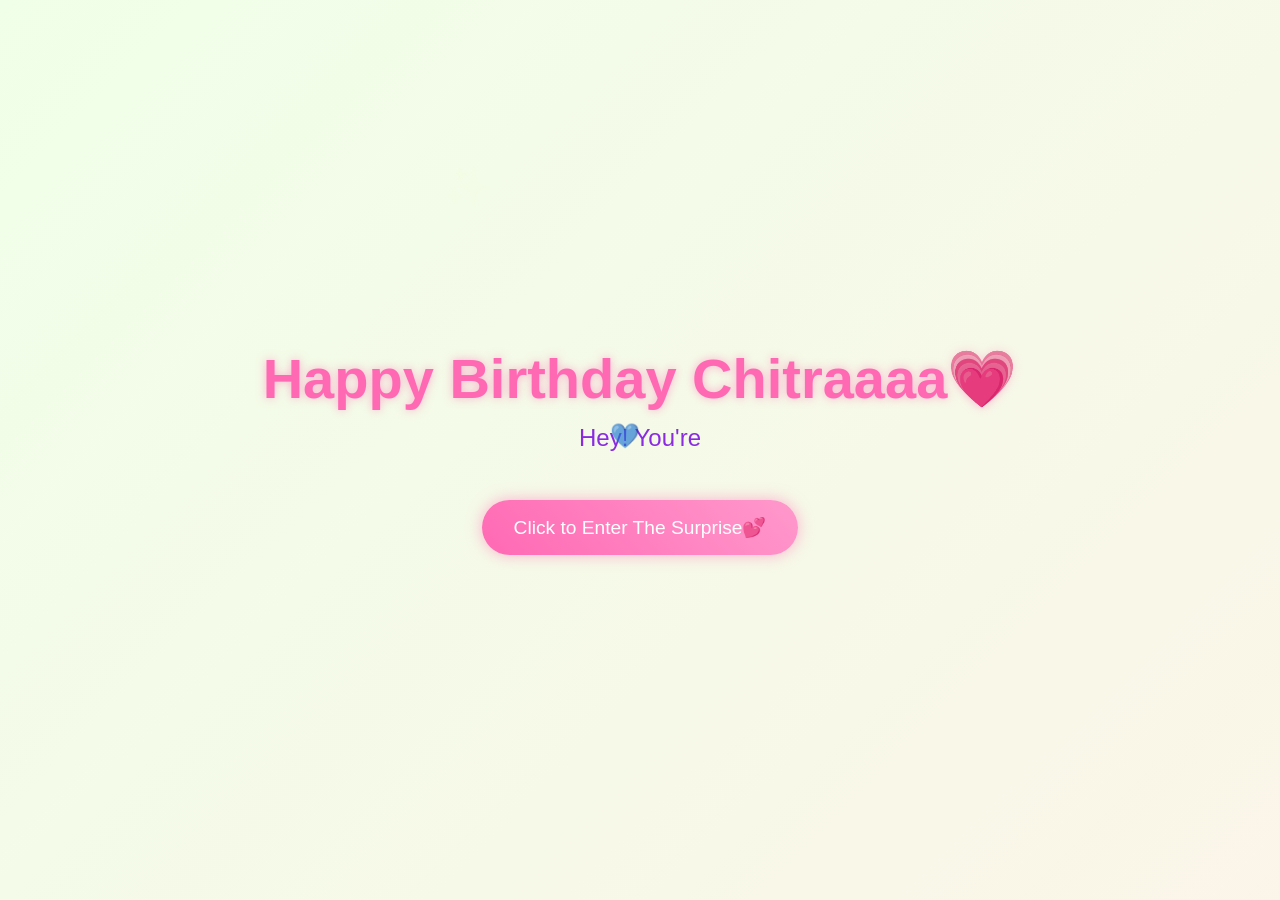
<file: index.html>
<!DOCTYPE html>
<html lang="en">
<head>
    <meta charset="UTF-8">
    <meta name="viewport" content="width=device-width, initial-scale=1.0">
    <title>Happy Birthday</title>
    <script src="https://cdnjs.cloudflare.com/ajax/libs/gsap/3.12.2/gsap.min.js"></script>
    <link rel="stylesheet" href="style.css">
    
</head>
<body>
    <div class="cursor">💙</div>
    <div class="container">
        <h1>Happy Birthday Chitraaaa💗</h1>
        <div class="greeting"></div>
        <button class="cta-button">Click to Enter The Surprise💕</button>
    </div>

    <script src="script.js">
        
    </script>
</body>
</html>
</file>
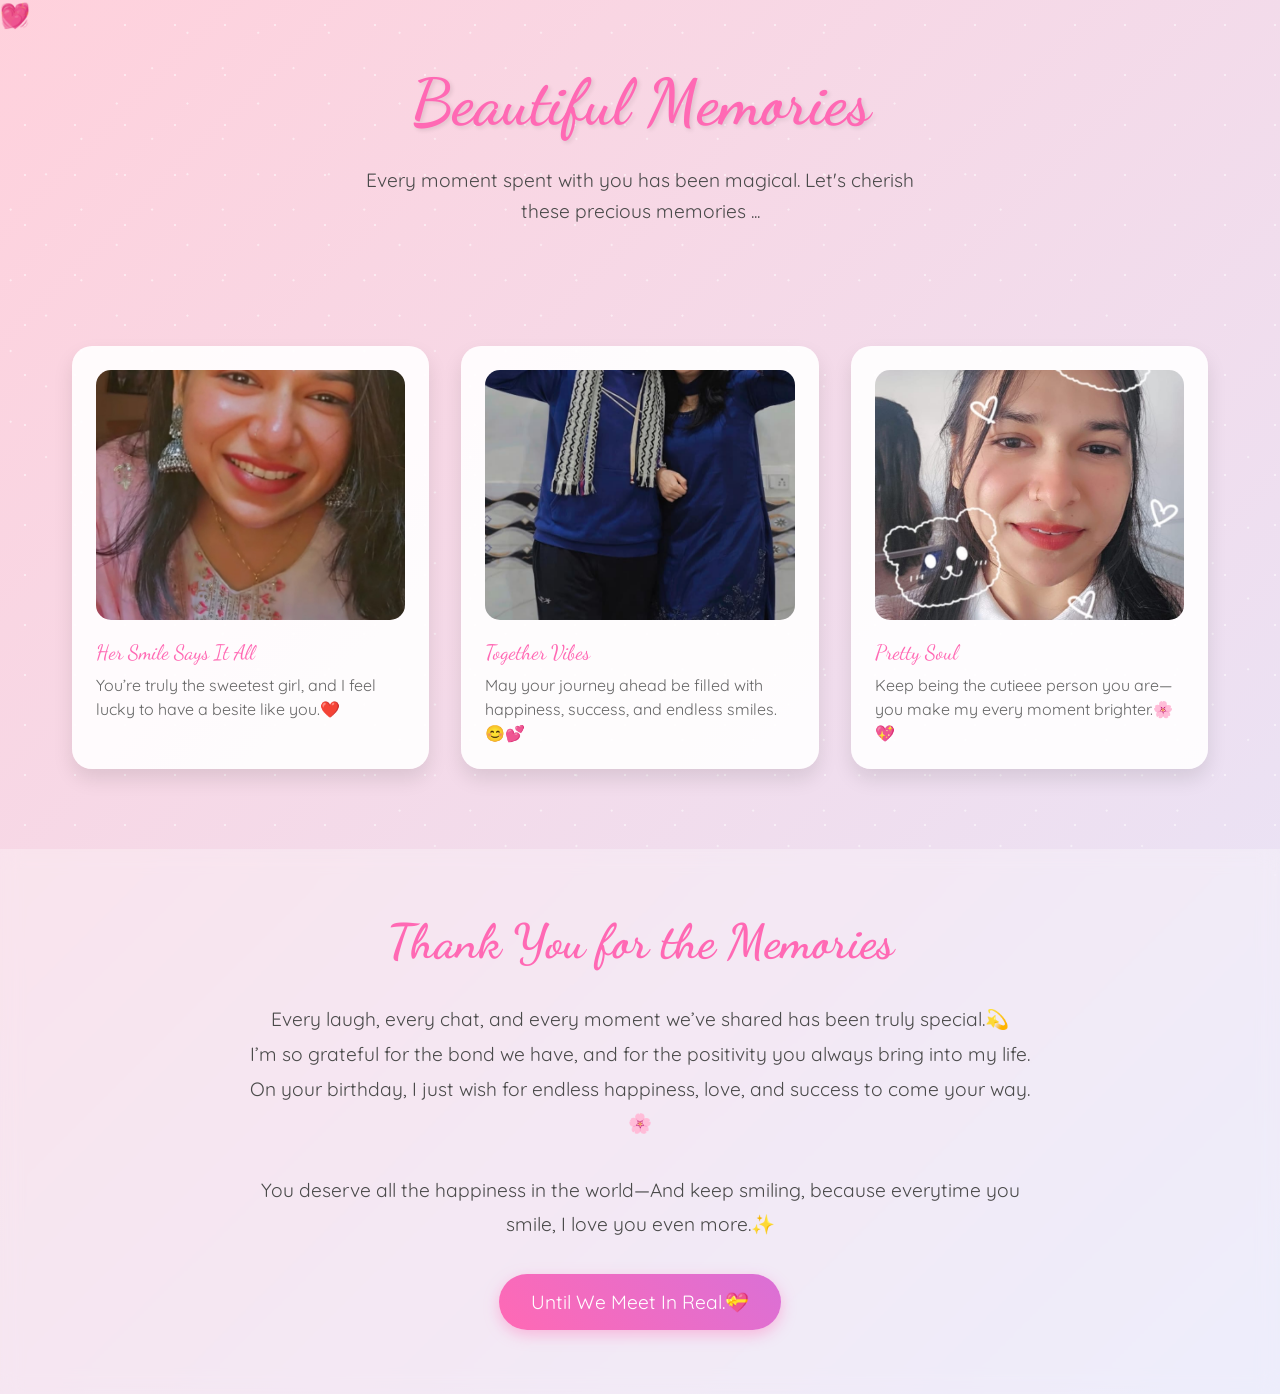
<file: last.html>
<!DOCTYPE html>
<html lang="en">

<head>
    <meta charset="UTF-8">
    <meta name="viewport" content="width=device-width, initial-scale=1.0">
    <title>My Beautiful Baby ✨</title>
    <style>
        @import url('https://fonts.googleapis.com/css2?family=Dancing+Script:wght@700&family=Quicksand:wght@300;400;500;600&display=swap');

        * {
            margin: 0;
            padding: 0;
            box-sizing: border-box;
        }

        body {
            min-height: 100vh;
            background: linear-gradient(135deg,
                    #ffd1dc 0%,
                    #e6e6fa 25%,
                    #ffefd5 50%,
                    #e6e6fa 75%,
                    #ffd1dc 100%);
            background-size: 400% 400%;
            animation: gradientFlow 15s ease infinite;
            font-family: 'Quicksand', sans-serif;
            overflow-x: hidden;
            color: #4a4a4a;
        }

        @keyframes gradientFlow {
            0% {
                background-position: 0% 50%;
            }

            50% {
                background-position: 100% 50%;
            }

            100% {
                background-position: 0% 50%;
            }
        }

        /* Enhanced Sparkle Effect */
        .magic-sparkles {
            position: fixed;
            top: 0;
            left: 0;
            width: 100%;
            height: 100%;
            pointer-events: none;
            z-index: 1;
        }

        .sparkle {
            position: absolute;
            width: 6px;
            height: 6px;
            border-radius: 50%;
            background-color: white;
            animation: twinkle var(--duration, 4s) ease-in-out infinite;
            opacity: 0;
        }

        @keyframes twinkle {

            0%,
            100% {
                opacity: 0;
                transform: scale(0.5);
            }

            50% {
                opacity: 0.8;
                transform: scale(1);
            }
        }

        /* Generate 50 sparkles with different positions and animations */
        .magic-sparkles::before,
        .magic-sparkles::after {
            content: '';
            position: absolute;
            width: 100%;
            height: 100%;
            background-image: radial-gradient(circle, white 1px, transparent 1px);
            background-size: 50px 50px;
            animation: sparkleLayer 8s linear infinite;
            opacity: 0.5;
        }

        .magic-sparkles::after {
            animation-delay: -4s;
            transform: rotate(45deg);
        }

        @keyframes sparkleLayer {
            0% {
                transform: translateY(0);
            }

            100% {
                transform: translateY(-50px);
            }
        }

        /* Floating Hearts */
        .floating-hearts {
            position: fixed;
            width: 100%;
            height: 100%;
            pointer-events: none;
            z-index: 2;
        }

        .heart {
            position: absolute;
            font-size: 1.5rem;
            color: rgba(255, 105, 180, 0.6);
            animation: floatHeart var(--float-duration, 6s) ease-in-out infinite;
            animation-delay: var(--delay, 0s);
        }

        @keyframes floatHeart {
            0% {
                transform: translate(0, 100vh) rotate(0deg);
            }

            100% {
                transform: translate(var(--translate-x, 0), -100vh) rotate(360deg);
            }
        }

        /* Welcome Section */
        .welcome {
            text-align: center;
            padding: 4rem 2rem;
            position: relative;
            z-index: 3;
        }

        .welcome h1 {
            font-family: 'Dancing Script', cursive;
            font-size: 4rem;
            color: #ff69b4;
            text-shadow: 2px 2px 4px rgba(0, 0, 0, 0.1);
            animation: fadeInScale 2s ease;
        }

        .welcome p {
            font-size: 1.2rem;
            max-width: 600px;
            margin: 1.5rem auto;
            line-height: 1.6;
            animation: fadeIn 2s ease 0.5s both;
        }

        /* Enhanced Memory Cards */
        .memory-container {
            max-width: 1200px;
            margin: 0 auto;
            padding: 2rem;
            display: grid;
            grid-template-columns: repeat(auto-fit, minmax(300px, 1fr));
            gap: 2rem;
            z-index: 3;
            position: relative;
        }

        .memory-card {
            background: rgba(255, 255, 255, 0.9);
            border-radius: 20px;
            padding: 1.5rem;
            box-shadow: 0 10px 20px rgba(0, 0, 0, 0.1);
            transition: all 0.5s cubic-bezier(0.4, 0, 0.2, 1);
            position: relative;
            overflow: hidden;
        }

        .memory-card:hover {
            transform: translateY(-10px) scale(1.02);
            box-shadow: 0 15px 30px rgba(0, 0, 0, 0.15);
        }

        .memory-card::before {
            content: '';
            position: absolute;
            top: 0;
            left: 0;
            width: 100%;
            height: 100%;
            background: linear-gradient(45deg, transparent, rgba(255, 255, 255, 0.4), transparent);
            transform: translateX(-100%);
            transition: 0.5s;
        }

        .memory-card:hover::before {
            transform: translateX(100%);
        }

        .memory-img {
            width: 100%;
            height: 250px;
            object-fit: cover;
            border-radius: 15px;
            margin-bottom: 1rem;
            transition: transform 0.5s ease;
        }

        .memory-card:hover .memory-img {
            transform: scale(1.05);
        }

        .memory-date {
            font-family: 'Dancing Script', cursive;
            color: #ff69b4;
            font-size: 1.3rem;
            margin-bottom: 0.5rem;
        }

        .memory-caption {
            font-size: 1rem;
            line-height: 1.5;
            color: #666;
        }

        /* Final Message Section */
        .final-message {
            text-align: center;
            padding: 4rem 2rem;
            background: rgba(255, 255, 255, 0.3);
            backdrop-filter: blur(10px);
            margin-top: 3rem;
            position: relative;
            z-index: 3;
        }

        .final-message h2 {
            font-family: 'Dancing Script', cursive;
            font-size: 3rem;
            color: #ff69b4;
            margin-bottom: 2rem;
            animation: heartbeat 2s infinite;
        }

        @keyframes heartbeat {

            0%,
            100% {
                transform: scale(1);
            }

            50% {
                transform: scale(1.1);
            }
        }

        .final-message p {
            font-size: 1.2rem;
            max-width: 800px;
            margin: 0 auto 2rem;
            line-height: 1.8;
        }

        .goodbye-btn {
            display: inline-block;
            padding: 1rem 2rem;
            font-size: 1.2rem;
            background: linear-gradient(45deg, #ff69b4, #da70d6);
            color: white;
            border: none;
            border-radius: 50px;
            cursor: pointer;
            text-decoration: none;
            transition: all 0.3s ease;
            box-shadow: 0 5px 15px rgba(255, 105, 180, 0.4);
            animation: float 3s infinite ease-in-out;
        }

        .goodbye-btn:hover {
            transform: translateY(-5px);
            box-shadow: 0 8px 20px rgba(255, 105, 180, 0.6);
        }

        @keyframes float {

            0%,
            100% {
                transform: translateY(0);
            }

            50% {
                transform: translateY(-10px);
            }
        }

        /* Animations */
        @keyframes fadeInScale {
            0% {
                opacity: 0;
                transform: scale(0.8);
            }

            100% {
                opacity: 1;
                transform: scale(1);
            }
        }

        @keyframes fadeIn {
            0% {
                opacity: 0;
            }

            100% {
                opacity: 1;
            }
        }

        /* Generate Hearts */
        .js-generate-hearts {
            position: fixed;
            width: 100%;
            height: 100%;
            pointer-events: none;
            z-index: 2;
        }

        /* Custom Scrollbar */
        ::-webkit-scrollbar {
            width: 12px;
        }

        ::-webkit-scrollbar-track {
            background: rgba(255, 255, 255, 0.4);
        }

        ::-webkit-scrollbar-thumb {
            background: linear-gradient(45deg, #ff69b4, #da70d6);
            border-radius: 6px;
        }

        /* Responsive Design */
        @media (max-width: 768px) {
            .welcome h1 {
                font-size: 3rem;
            }

            .memory-container {
                grid-template-columns: 1fr;
            }

            .final-message h2 {
                font-size: 2.5rem;
            }
        }
    </style>
</head>

<body>
    <div class="magic-sparkles"></div>
    <div class="floating-hearts">
        <!-- Hearts will be generated via CSS -->
        <div class="heart" style="--float-duration: 6s; --delay: 0s; --translate-x: 20px;">💝</div>
        <div class="heart" style="--float-duration: 8s; --delay: 1s; --translate-x: -30px;">💖</div>
        <div class="heart" style="--float-duration: 7s; --delay: 2s; --translate-x: 40px;">💗</div>
        <div class="heart" style="--float-duration: 9s; --delay: 3s; --translate-x: -20px;">💓</div>
        <div class="heart" style="--float-duration: 5s; --delay: 4s; --translate-x: 30px;">💕</div>
    </div>

    <section class="welcome">
        <h1>Beautiful Memories</h1>
        <p>Every moment spent with you has been magical. Let's cherish these precious memories ...</p>
    </section>

    <div class="memory-container">
        <div class="memory-card">
            <img src="./d1.jpg" alt="First Date" class="memory-img">
            <div class="memory-date">Her Smile Says It All</div>
            <div class="memory-caption">You’re truly the sweetest girl, and I feel lucky to have a besite
                like you.❤️</div>
        </div>
        <div class="memory-card">
            <img src="./d2.jpg" alt="Beach Day" class="memory-img">
            <div class="memory-date">Together Vibes</div>
            <div class="memory-caption">May your journey ahead be filled with happiness, success, and endless
                smiles.😊💕</div>
        </div>
        <div class="memory-card">
            <img src="./d3.jpg" alt="Movie Night" class="memory-img">
            <div class="memory-date">Pretty Soul</div>
            <div class="memory-caption">Keep being the cutieee person you are—you make my every moment brighter.🌸💖</div>
        </div>

    </div>

    <section class="final-message">
        <h2>Thank You for the Memories</h2>
        <p>Every laugh, every chat, and every moment we’ve shared has been truly special.💫<br>
            I’m so grateful for the bond we have, and for the positivity you always bring into my life.<br>
            On your birthday, I just wish for endless happiness, love, and success to come your way.🌸</p>
        <p>You deserve all the happiness in the world—And keep smiling, because everytime you smile, I love you even more.✨</p>
        <a href="#" class="goodbye-btn">Until We Meet In Real.💝</a>
    </section>
</body>

</html>
</file>
<file: style.css>
* {
    margin: 0;
    padding: 0;
    box-sizing: border-box;
    cursor: none;
}
/* Add this here */
html,
body {
    cursor: none !important;
}

*,
*::before,
*::after {
    cursor: none !important;
}

body {
    min-height: 100vh;
    display: flex;
    flex-direction: column;
    align-items: center;
    justify-content: center;
    background: linear-gradient(-45deg, #fee9f7, #e8f5fe, #fef2e8, #f0ffe8);
    background-size: 400% 400%;
    animation: gradientBG 15s ease infinite;
    font-family: 'Arial Rounded MT Bold', Arial, sans-serif;
    overflow: hidden;
    position: relative;
}

.cursor {
    position: fixed;
    pointer-events: none;
    font-size: 24px;
    z-index: 9999;
    transition: transform 0.2s;
    transform: translate(-50%, -50%);
    user-select: none;
    opacity: 0.65; /* Adjust between 0.4 and 1 */
}

.container {
    text-align: center;
    z-index: 1;
}

h1 {
    font-size: 3.5rem;
    color: #ff69b4;
    text-shadow: 0 0 10px rgba(255, 105, 180, 0.5);
    margin-bottom: 2rem;
    opacity: 0;
}

.greeting {
    font-size: 1.5rem;
    color: #8a2be2;
    margin-bottom: 3rem;
    min-height: 2em;
}

.cta-button {
    padding: 1rem 2rem;
    font-size: 1.2rem;
    background: linear-gradient(45deg, #ff69b4, #ff99cc);
    border: none;
    border-radius: 50px;
    color: white;
    cursor: none;
    box-shadow: 0 0 15px rgba(255, 105, 180, 0.5);
    transition: transform 0.3s, box-shadow 0.3s;
    opacity: 0;
}

.cta-button:hover {
    transform: scale(1.1);
    box-shadow: 0 0 25px rgba(255, 105, 180, 0.7);
}

.floating {
    position: absolute;
    pointer-events: none;
    opacity: 0;
}

@keyframes gradientBG {
    0% { background-position: 0% 50%; }
    50% { background-position: 100% 50%; }
    100% { background-position: 0% 50%; }
}

@media (max-width: 768px) {
    h1 { font-size: 2rem; }
    .greeting { font-size: 1.2rem; }
    .cta-button { font-size: 1rem; }
}
</file>
